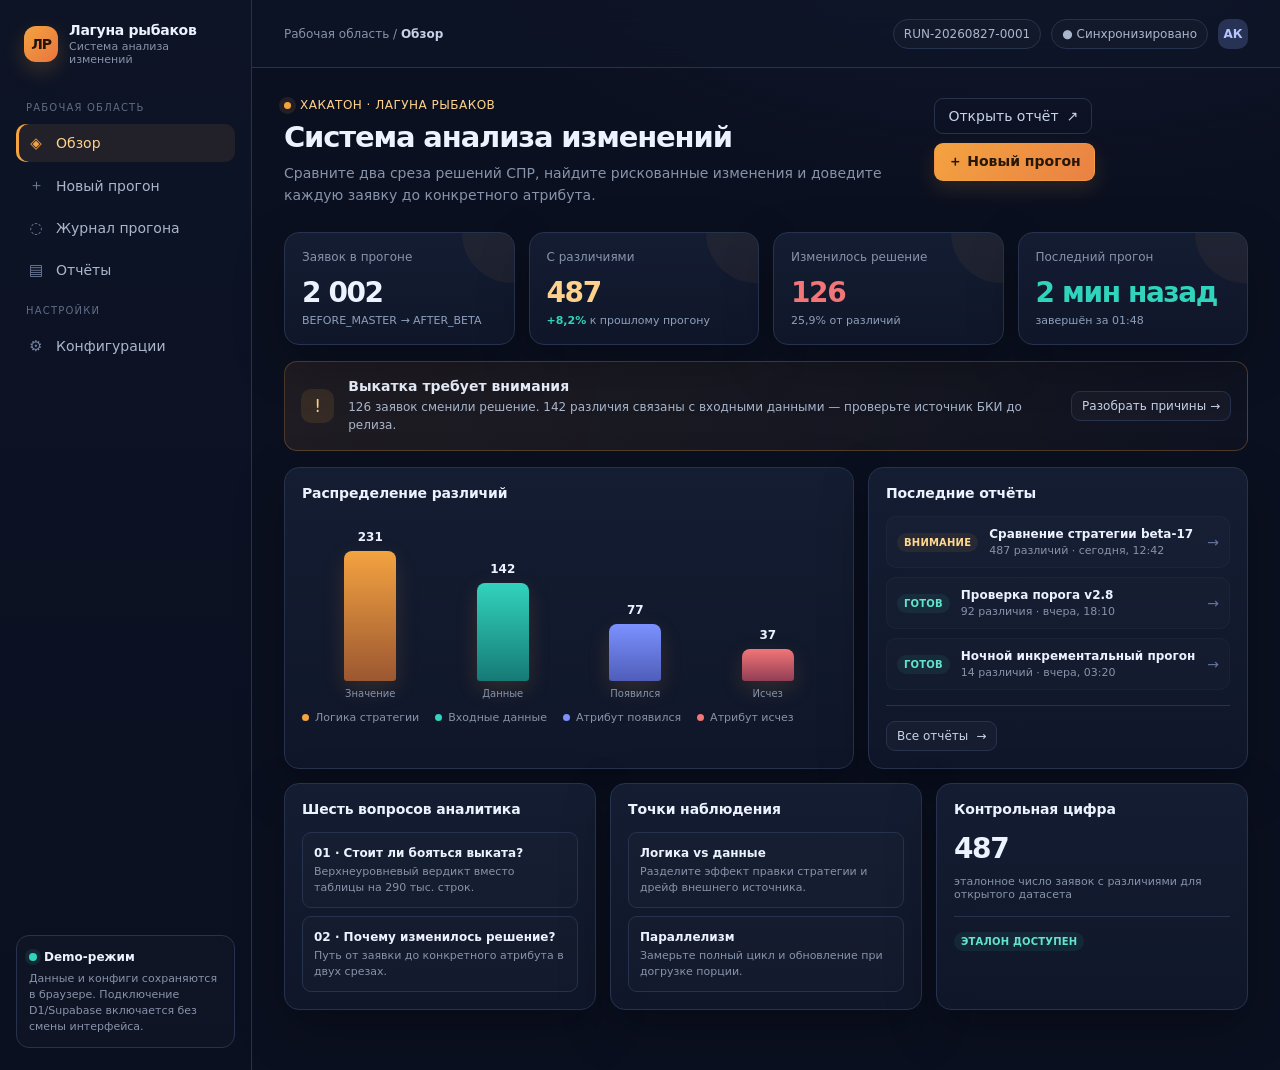
<file: src/templates/index.html>
<!doctype html>
<html lang="ru">
<head>
  <meta charset="UTF-8" />
  <meta name="viewport" content="width=device-width, initial-scale=1.0" />
  <title>Лагуна рыбаков · Система анализа изменений</title>
  <meta name="description" content="Кабинет аналитика для сравнения решений СПР, настройки прогонов и отчётов." />
  <style>
    :root{--bg:#0b1020;--panel:#11182b;--panel-2:#151e34;--line:#27334e;--muted:#8793aa;--text:#edf2ff;--amber:#f4a340;--amber-2:#ffd28b;--teal:#32d3bc;--red:#f27577;--blue:#7c91ff;--shadow:0 18px 50px rgba(0,0,0,.28)}
    *{box-sizing:border-box}html,body{margin:0;min-height:100%;background:radial-gradient(1000px 500px at 80% -10%,#28345b44,transparent 60%),var(--bg);color:var(--text);font-family:Inter,ui-sans-serif,system-ui,-apple-system,BlinkMacSystemFont,"Segoe UI",sans-serif}body{font-size:14px}button,input,select,textarea{font:inherit;color:inherit}button{cursor:pointer}a{color:inherit;text-decoration:none}
    .shell{display:flex;min-height:100vh}.sidebar{width:252px;flex:0 0 252px;border-right:1px solid var(--line);background:linear-gradient(180deg,#0d1426 0%,#0b1020 100%);padding:22px 16px;display:flex;flex-direction:column;gap:24px}.brand{display:flex;align-items:center;gap:11px;padding:0 8px}.brand-mark{width:36px;height:36px;border-radius:12px;background:linear-gradient(135deg,var(--amber),#e8753f);color:#221507;font-weight:900;display:grid;place-items:center;letter-spacing:-.08em;box-shadow:0 8px 22px #f4a34033}.brand-name{font-weight:800;letter-spacing:-.02em}.brand-sub{display:block;color:var(--muted);font-size:11px;margin-top:2px}.nav{display:flex;flex-direction:column;gap:4px}.nav-label{color:#5f6c85;text-transform:uppercase;letter-spacing:.12em;font-size:10px;padding:12px 10px 7px}.nav-item{display:flex;align-items:center;gap:11px;padding:10px 11px;border-radius:10px;color:#aab6cc;transition:.2s}.nav-item:hover{background:#ffffff08;color:var(--text)}.nav-item.active{background:#f4a34018;color:var(--amber-2);box-shadow:inset 3px 0 var(--amber)}.nav-icon{width:18px;text-align:center;color:#71809d;font-size:15px}.nav-item.active .nav-icon{color:var(--amber)}.sidebar-foot{margin-top:auto;border:1px solid var(--line);border-radius:13px;background:#ffffff04;padding:12px}.mode-dot{width:8px;height:8px;border-radius:50%;display:inline-block;background:var(--teal);box-shadow:0 0 0 4px #32d3bc1a;margin-right:7px}.sidebar-foot strong{font-size:12px}.sidebar-foot p{color:var(--muted);font-size:11px;line-height:1.45;margin:7px 0 0}
    .content{min-width:0;flex:1}.topbar{height:68px;border-bottom:1px solid var(--line);display:flex;align-items:center;justify-content:space-between;padding:0 32px;background:#0e1528aa;backdrop-filter:blur(14px);position:sticky;top:0;z-index:5}.crumb{color:var(--muted);font-size:12px}.crumb b{color:#c7d2e9;font-weight:600}.top-actions{display:flex;align-items:center;gap:10px}.pill{border:1px solid var(--line);background:#ffffff05;border-radius:999px;padding:7px 10px;color:#aab6cc;font-size:12px}.avatar{width:30px;height:30px;border-radius:10px;background:#273254;color:#b7c5ff;display:grid;place-items:center;font-weight:800;font-size:12px}
    .workspace{max-width:1480px;margin:0 auto;padding:30px 32px 60px}.page-head{display:flex;align-items:flex-start;justify-content:space-between;gap:18px;margin-bottom:26px}.eyebrow{display:flex;align-items:center;gap:9px;color:var(--amber-2);font-size:12px;letter-spacing:.04em;margin-bottom:10px}.eyebrow i{width:7px;height:7px;border-radius:99px;background:var(--amber);display:inline-block;box-shadow:0 0 0 5px #f4a3401a}.page-head h1{font-size:29px;letter-spacing:-.04em;line-height:1.1;margin:0}.page-head p{margin:9px 0 0;color:var(--muted);max-width:660px;line-height:1.55}.actions{display:flex;gap:9px;flex-wrap:wrap}.btn{border:1px solid var(--line);background:#ffffff07;border-radius:9px;padding:9px 13px;color:#c8d3e8;display:inline-flex;align-items:center;gap:8px;transition:.2s}.btn:hover{border-color:#64749d;background:#ffffff0d;transform:translateY(-1px)}.btn.primary{border-color:#f4a34080;background:linear-gradient(135deg,#f4a340,#e98144);color:#261706;font-weight:800;box-shadow:0 8px 20px #f4a34022}.btn.ghost{background:transparent}.btn.small{padding:7px 10px;font-size:12px}.btn.danger{color:#ff9c9f;border-color:#f2757738}.btn:disabled{opacity:.45;cursor:default;transform:none}
    .grid{display:grid;gap:14px}.kpi-grid{grid-template-columns:repeat(4,minmax(0,1fr));margin-bottom:16px}.card{background:linear-gradient(180deg,#151e34e8,#10172ae8);border:1px solid var(--line);border-radius:15px;box-shadow:var(--shadow);padding:17px}.kpi{position:relative;overflow:hidden}.kpi:after{content:"";position:absolute;width:100px;height:100px;border-radius:50%;right:-48px;top:-50px;background:#f4a3400d}.kpi-label{color:var(--muted);font-size:12px;display:flex;align-items:center;gap:7px}.kpi-value{font-size:28px;font-weight:800;letter-spacing:-.05em;margin:12px 0 5px}.kpi-foot{color:#8fa0bd;font-size:11px}.trend{color:var(--teal);font-weight:700}.dot{display:inline-block;width:6px;height:6px;border-radius:50%;background:currentColor;margin-right:5px}.two-col{grid-template-columns:1.35fr .9fr}.three-col{grid-template-columns:repeat(3,1fr)}.section-title{font-size:14px;font-weight:750;letter-spacing:-.01em}.section-head{display:flex;align-items:center;justify-content:space-between;margin-bottom:15px}.muted{color:var(--muted)}.tiny{font-size:11px}.divider{height:1px;background:var(--line);margin:15px 0}
    .chart{height:190px;display:flex;align-items:flex-end;gap:16px;padding:14px 10px 7px}.bar-wrap{flex:1;display:flex;flex-direction:column;align-items:center;gap:7px;height:100%;justify-content:flex-end}.bar{width:100%;max-width:52px;border-radius:8px 8px 3px 3px;background:linear-gradient(180deg,var(--amber),#9b5731);min-height:8px;box-shadow:0 8px 22px #f4a34026}.bar.teal{background:linear-gradient(180deg,var(--teal),#167a76)}.bar.blue{background:linear-gradient(180deg,var(--blue),#4f5eb9)}.bar.red{background:linear-gradient(180deg,var(--red),#913e55)}.bar-value{font-size:12px;font-weight:800}.bar-label{font-size:10px;color:var(--muted);text-align:center;white-space:nowrap}.legend{display:flex;gap:16px;flex-wrap:wrap;color:var(--muted);font-size:11px;margin-top:5px}.legend span{display:flex;align-items:center;gap:6px}.legend i{width:7px;height:7px;border-radius:50%;display:inline-block}.activity{display:flex;flex-direction:column;gap:9px}.activity-item{display:flex;align-items:center;gap:11px;padding:10px;border-radius:10px;background:#ffffff04;border:1px solid #ffffff07}.status{font-size:10px;padding:4px 7px;border-radius:99px;font-weight:750;letter-spacing:.02em;white-space:nowrap}.status.done{color:#63e3cb;background:#32d3bc14}.status.running{color:var(--amber-2);background:#f4a34016}.status.warn{color:#ffd78e;background:#f4a34014}.status.fail{color:#ff9b9e;background:#f2757715}.activity-main{min-width:0;flex:1}.activity-main strong{font-size:12px;display:block;white-space:nowrap;overflow:hidden;text-overflow:ellipsis}.activity-main span{display:block;color:var(--muted);font-size:11px;margin-top:3px}.arrow{color:#64749d}
    .callout{border:1px solid #f4a34044;background:linear-gradient(100deg,#f4a34016,#f4a34005);padding:16px;border-radius:13px;display:flex;align-items:center;gap:14px}.callout-icon{width:34px;height:34px;border-radius:10px;background:#f4a3401c;color:var(--amber-2);display:grid;place-items:center;font-size:17px}.callout strong{display:block}.callout span{display:block;color:#a9b6cc;font-size:12px;margin-top:4px;line-height:1.5}.callout .btn{margin-left:auto;white-space:nowrap}
    .form-grid{display:grid;grid-template-columns:1.1fr .9fr;gap:14px}.form-card{display:flex;flex-direction:column;gap:13px}.field{display:flex;flex-direction:column;gap:6px}.field label{font-size:11px;color:#9da9c0}.input,.select,.textarea{width:100%;border:1px solid var(--line);background:#0b1222;border-radius:8px;padding:10px 11px;outline:none}.input:focus,.select:focus,.textarea:focus{border-color:#f4a34080;box-shadow:0 0 0 3px #f4a34013}.textarea{min-height:120px;resize:vertical;font-family:ui-monospace,SFMono-Regular,Menlo,monospace;font-size:12px;line-height:1.55}.file-row{display:grid;grid-template-columns:1fr 1fr;gap:10px}.file-box{border:1px dashed #586783;border-radius:10px;padding:13px;background:#ffffff03}.file-box strong{font-size:12px}.file-box small{color:var(--muted);display:block;margin-top:4px}.file-box .file-tag{display:inline-flex;margin-top:10px;padding:5px 7px;border-radius:6px;background:#32d3bc12;color:#75e7d1;font-size:10px}.segmented{display:flex;gap:5px;background:#0b1222;border:1px solid var(--line);padding:4px;border-radius:9px}.segmented button{flex:1;border:0;border-radius:6px;padding:8px 9px;background:transparent;color:var(--muted);font-size:12px}.segmented button.active{background:#f4a3401b;color:var(--amber-2)}.checks{display:grid;grid-template-columns:1fr 1fr;gap:8px}.check{display:flex;align-items:center;gap:8px;border:1px solid var(--line);background:#ffffff03;border-radius:8px;padding:9px;font-size:11px;color:#b5c2d9}.check input{accent-color:var(--amber)}.param-grid{display:grid;grid-template-columns:repeat(3,1fr);gap:9px}.form-footer{display:flex;justify-content:space-between;align-items:center;gap:12px;margin-top:2px}.toast{position:fixed;right:24px;bottom:24px;background:#16213a;border:1px solid #526588;border-radius:11px;padding:12px 14px;box-shadow:var(--shadow);z-index:30;display:flex;align-items:center;gap:9px;animation:slide .25s ease}.toast b{font-size:12px}.toast span{color:var(--muted);font-size:11px}@keyframes slide{from{transform:translateY(8px);opacity:0}to{transform:none;opacity:1}}
    .steps{display:flex;gap:7px;margin-bottom:16px;flex-wrap:wrap}.step{border:1px solid var(--line);border-radius:99px;padding:7px 10px;color:var(--muted);font-size:11px;display:flex;align-items:center;gap:6px}.step.active{border-color:#f4a34070;color:var(--amber-2);background:#f4a34012}.step.done{border-color:#32d3bc44;color:#79ead7;background:#32d3bc0d}.step-num{width:17px;height:17px;border-radius:50%;display:grid;place-items:center;background:#25314b;font-size:10px}.step.active .step-num{background:var(--amber);color:#2a1a07}.step.done .step-num{background:var(--teal);color:#06201c}.progress-big{height:12px;border-radius:99px;background:#0a1222;border:1px solid var(--line);overflow:hidden}.progress-big > div{height:100%;background:linear-gradient(90deg,var(--amber),#ffd28b);border-radius:99px;transition:width .3s}.stage-list{display:flex;flex-direction:column;gap:8px}.stage-row{display:flex;align-items:center;gap:10px;border:1px solid var(--line);border-radius:10px;padding:10px 11px;background:#ffffff03}.stage-icon{width:25px;height:25px;border-radius:8px;background:#25314b;display:grid;place-items:center;color:#8494b0;font-size:12px}.stage-row.done .stage-icon{background:#32d3bc16;color:var(--teal)}.stage-row.active .stage-icon{background:#f4a3401b;color:var(--amber)}.stage-text{flex:1}.stage-text strong{font-size:12px}.stage-text span{display:block;color:var(--muted);font-size:10px;margin-top:3px}.stage-time{font-size:10px;color:#72809c}
    .tabs{display:flex;gap:4px;border-bottom:1px solid var(--line);margin-bottom:16px;overflow:auto}.tab{border:0;background:none;color:var(--muted);padding:10px 12px;font-size:12px;border-bottom:2px solid transparent;white-space:nowrap}.tab.active{color:var(--amber-2);border-color:var(--amber)}.table-wrap{overflow:auto;border:1px solid var(--line);border-radius:11px}.table{width:100%;border-collapse:collapse;min-width:620px}.table th,.table td{padding:11px 12px;border-bottom:1px solid #25314a88;text-align:left;font-size:11px}.table th{color:#8290aa;text-transform:uppercase;letter-spacing:.08em;font-size:9px;background:#0d1527}.table tr:last-child td{border-bottom:0}.table tbody tr{cursor:pointer;transition:.15s}.table tbody tr:hover{background:#ffffff06}.tag{padding:4px 7px;border-radius:5px;font-size:10px;display:inline-block}.tag.change{color:#ffc677;background:#f4a34014}.tag.add{color:#6fe3d0;background:#32d3bc12}.tag.remove{color:#ff9d9f;background:#f2757712}.tag.same{color:#aebbd0;background:#8998b012}.report-verdict{border:1px solid #f4a34044;background:linear-gradient(110deg,#f4a3401b,#f4a34006);border-radius:13px;padding:16px;display:flex;gap:12px;align-items:flex-start;margin-bottom:16px}.report-verdict .icon{font-size:20px}.report-verdict h3{margin:0 0 5px;font-size:15px}.report-verdict p{margin:0;color:#aebbd0;line-height:1.5;font-size:12px}.report-kpis{grid-template-columns:repeat(4,1fr);margin-bottom:16px}.mini-kpi{padding:13px}.mini-kpi .kpi-value{font-size:22px;margin:8px 0 2px}.filters{display:flex;gap:8px;flex-wrap:wrap;margin-bottom:12px}.filters .input{max-width:250px}.checks-table .check-row{display:flex;align-items:center;gap:12px;padding:12px 0;border-bottom:1px solid #25314a88}.checks-table .check-row:last-child{border-bottom:0}.check-glyph{width:23px;height:23px;border-radius:50%;display:grid;place-items:center;background:#32d3bc13;color:var(--teal);font-size:12px}.check-glyph.warn{background:#f4a34015;color:var(--amber-2)}.check-glyph.fail{background:#f2757715;color:var(--red)}
    .sidepanel{position:fixed;inset:0;background:#060a14a6;z-index:20;display:flex;justify-content:flex-end}.drawer{width:min(560px,100%);height:100%;background:#11182b;border-left:1px solid var(--line);padding:22px;overflow:auto;box-shadow:-22px 0 60px #0006}.drawer-head{display:flex;justify-content:space-between;align-items:flex-start;margin-bottom:18px}.drawer h2{margin:0;font-size:19px;letter-spacing:-.03em}.close{border:0;background:#ffffff09;border-radius:8px;color:#aebbd0;width:30px;height:30px}.json{font-family:ui-monospace,SFMono-Regular,Menlo,monospace;background:#0b1222;border:1px solid var(--line);border-radius:9px;padding:12px;font-size:11px;line-height:1.6;white-space:pre-wrap;color:#b8c5df}.diff-grid{display:grid;grid-template-columns:1fr 1fr;gap:10px}.diff-col{border:1px solid var(--line);border-radius:9px;overflow:hidden}.diff-col h4{font-size:10px;text-transform:uppercase;letter-spacing:.1em;color:#8090ac;padding:9px 10px;margin:0;background:#0d1527}.diff-lines{padding:10px}.diff-line{display:flex;justify-content:space-between;gap:10px;padding:6px 0;border-bottom:1px solid #25314a55;font-size:11px}.diff-line:last-child{border-bottom:0}.diff-line.changed{color:#ffc477;background:#f4a3400c;margin:0 -4px;padding-left:4px;padding-right:4px;border-radius:5px}
    .docs-grid{display:grid;grid-template-columns:1.25fr .75fr;gap:14px}.code{background:#0a1121;border:1px solid var(--line);border-radius:10px;padding:14px;font-family:ui-monospace,SFMono-Regular,Menlo,monospace;font-size:11px;line-height:1.65;color:#bdd0f4;overflow:auto}.code .comment{color:#637696}.doc-list{display:flex;flex-direction:column;gap:8px}.doc-item{border:1px solid var(--line);border-radius:9px;padding:11px;background:#ffffff03}.doc-item strong{font-size:12px}.doc-item p{margin:4px 0 0;color:var(--muted);font-size:11px;line-height:1.45}.repo-score{display:flex;align-items:center;gap:16px}.score-ring{width:88px;height:88px;border-radius:50%;display:grid;place-items:center;background:conic-gradient(var(--teal) 0 86%,#25314b 86% 100%);position:relative}.score-ring:after{content:"";position:absolute;inset:8px;border-radius:50%;background:var(--panel)}.score-ring span{position:relative;z-index:1;font-weight:800;font-size:19px}.file-list{display:flex;flex-direction:column;gap:7px}.file{display:flex;justify-content:space-between;align-items:center;border:1px solid var(--line);border-radius:8px;padding:9px 10px}.file code{font-family:ui-monospace,monospace;font-size:11px;color:#b9c7e1}.file-state{color:var(--teal);font-size:10px}.todo{display:flex;gap:10px;align-items:flex-start;padding:10px 0;border-bottom:1px solid #25314a88}.todo:last-child{border-bottom:0}.todo i{width:7px;height:7px;border-radius:50%;background:var(--amber);margin-top:5px;flex:none}.todo p{margin:0;color:#b7c3d9;font-size:11px;line-height:1.5}.empty{border:1px dashed #435272;border-radius:10px;padding:24px;text-align:center;color:var(--muted)}
    @media (max-width:1050px){.sidebar{width:210px;flex-basis:210px}.kpi-grid,.report-kpis{grid-template-columns:repeat(2,1fr)}.two-col,.form-grid,.docs-grid{grid-template-columns:1fr}.workspace{padding:24px}.topbar{padding:0 24px}}
    @media (max-width:700px){.sidebar{display:none}.topbar{padding:0 16px}.workspace{padding:20px 16px 40px}.page-head{flex-direction:column}.page-head h1{font-size:25px}.kpi-grid,.report-kpis,.three-col{grid-template-columns:1fr 1fr}.file-row,.param-grid,.checks,.diff-grid{grid-template-columns:1fr}.actions{width:100%}.actions .btn{flex:1;justify-content:center}.callout{align-items:flex-start}.callout .btn{margin-left:0}.callout{flex-wrap:wrap}}
  </style>
</head>
<body>
<div class="shell">
  <aside class="sidebar">
    <div class="brand"><div class="brand-mark">ЛР</div><div><div class="brand-name">Лагуна рыбаков</div><span class="brand-sub">Система анализа изменений</span></div></div>
    <nav class="nav">
      <div class="nav-label">Рабочая область</div>
      <a class="nav-item active" href="#overview" data-view="overview"><span class="nav-icon">◈</span>Обзор</a>
      <a class="nav-item" href="#new-run" data-view="new-run"><span class="nav-icon">＋</span>Новый прогон</a>
      <a class="nav-item" href="#progress" data-view="progress"><span class="nav-icon">◌</span>Журнал прогона</a>
      <a class="nav-item" href="#reports" data-view="reports"><span class="nav-icon">▤</span>Отчёты</a>
      <div class="nav-label">Настройки</div>
      <a class="nav-item" href="#configs" data-view="configs"><span class="nav-icon">⚙</span>Конфигурации</a>
    </nav>
    <div class="sidebar-foot"><div><span class="mode-dot"></span><strong>Demo-режим</strong></div><p>Данные и конфиги сохраняются в браузере. Подключение D1/Supabase включается без смены интерфейса.</p></div>
  </aside>
  <section class="content">
    <header class="topbar"><div class="crumb" id="crumb">Рабочая область / <b>Обзор</b></div><div class="top-actions"><span class="pill">RUN-20260827-0001</span><span class="pill">● Синхронизировано</span><div class="avatar">АК</div></div></header>
    <main class="workspace" id="workspace"></main>
  </section>
</div>
<div id="overlay"></div>
<script>
const initialStats={total:2002,diff:487,decision:126,logic:342,updated:'2 мин назад'};
const changeRows=[
  {attribute:'decision.result',type:'Значение изменилось',count:126,share:'25,9%',tag:'change',detail:'Смена решения по заявке',product:'Микрозайм'},
  {attribute:'offers[0].limit',type:'Значение изменилось',count:98,share:'20,1%',tag:'change',detail:'Изменился лимит оффера',product:'Микрозайм'},
  {attribute:'risk.score',type:'Значение изменилось',count:77,share:'15,8%',tag:'change',detail:'Сдвиг скорингового балла',product:'Кредитная карта'},
  {attribute:'external.bki.score',type:'Значение изменилось',count:61,share:'12,5%',tag:'change',detail:'Обновилось значение БКИ',product:'Микрозайм'},
  {attribute:'decision.reason',type:'Атрибут появился',count:53,share:'10,9%',tag:'add',detail:'Добавилась причина отказа',product:'Кредитная карта'},
  {attribute:'strategy.threshold',type:'Атрибут исчез',count:37,share:'7,6%',tag:'remove',detail:'Порог больше не возвращается',product:'Рассрочка'},
  {attribute:'partner.code',type:'Без изменений',count:35,share:'7,2%',tag:'same',detail:'Совпадает в двух срезах',product:'Рассрочка'}
];
const applications=[
 {id:'APP-84921',product:'Микрозайм',type:'Значение изменилось',reason:'Изменился порог модели',path:'decision.result',before:'approved',after:'manual_review',scoreBefore:'0.63',scoreAfter:'0.58'},
 {id:'APP-84872',product:'Кредитная карта',type:'Значение изменилось',reason:'Входные данные БКИ',path:'external.bki.score',before:'742',after:'688',scoreBefore:'0.71',scoreAfter:'0.66'},
 {id:'APP-84791',product:'Рассрочка',type:'Атрибут появился',reason:'Новая ветка стратегии',path:'decision.reason',before:'—',after:'low_income',scoreBefore:'0.49',scoreAfter:'0.49'},
 {id:'APP-84714',product:'Микрозайм',type:'Атрибут исчез',reason:'Удалено правило 21+',path:'strategy.threshold',before:'0.55',after:'—',scoreBefore:'0.59',scoreAfter:'0.59'},
 {id:'APP-84688',product:'Микрозайм',type:'Значение изменилось',reason:'Изменился лимит партнёра',path:'offers[0].limit',before:'100000',after:'75000',scoreBefore:'0.69',scoreAfter:'0.69'},
 {id:'APP-84632',product:'Рассрочка',type:'Значение изменилось',reason:'Внешний источник',path:'external.bki.score',before:'655',after:'641',scoreBefore:'0.54',scoreAfter:'0.53'}
];
const checks=[
 {name:'schema_integrity',label:'Целостность схемы ответа',status:'PASS',tone:'done',info:'131–178 атрибутов, обязательные поля на месте',count:'0 ошибок'},
 {name:'decision_shift',label:'Сдвиг решений',status:'WARN',tone:'warn',info:'126 заявок сменили решение после изменения',count:'126 заявок'},
 {name:'missing_attributes',label:'Пропавшие атрибуты',status:'PASS',tone:'done',info:'Сверка путей до уровня leaf',count:'37 атрибутов'},
 {name:'input_data_drift',label:'Дрейф входных данных',status:'WARN',tone:'warn',info:'Часть различий объясняется внешним источником',count:'142 заявки'},
 {name:'duplicate_application',label:'Дубликаты заявок',status:'PASS',tone:'done',info:'Идентификаторы уникальны в обоих срезах',count:'0 дубликатов'}
];
const stages=['Загрузка данных','Нормализация BEFORE','Нормализация AFTER','Сравнение','Проверки','Сборка отчёта'];
const sampleCode=`def normalize(response: dict) -> list[dict]:\n    """Приводим ответ СПР к плоским фактам."""\n    facts = []\n    for block in response.get("steps", []):\n        for key, value in block.get("attributes", {}).items():\n            facts.append({\n                "path": f"{block['name']}.{key}",\n                "value": value,\n            })\n    return facts`;
let state={view:location.hash.slice(1)||'overview',reportTab:'summary',progress:0,stage:-1,running:false,drawer:null,configs:JSON.parse(localStorage.getItem('laguna-configs')||'[]')};
if(!['overview','new-run','progress','reports','configs','report'].includes(state.view)) state.view='overview';
function esc(v){return String(v).replace(/[&<>"']/g,c=>({'&':'&amp;','<':'&lt;','>':'&gt;','"':'&quot;',"'":'&#039;'}[c]))}
function fmt(n){return new Intl.NumberFormat('ru-RU').format(n)}
function toast(title,sub=''){const el=document.createElement('div');el.className='toast';el.innerHTML=`<span style="color:var(--teal)">✓</span><div><b>${esc(title)}</b>${sub?`<span>${esc(sub)}</span>`:''}</div>`;document.body.appendChild(el);setTimeout(()=>el.remove(),3200)}
function setView(view){state.view=view;location.hash=view;state.drawer=null;render();window.scrollTo({top:0,behavior:'smooth'})}
function nav(){document.querySelectorAll('.nav-item').forEach(a=>a.classList.toggle('active',a.dataset.view===state.view))}
function header(title,desc,actions=''){return `<div class="page-head"><div><div class="eyebrow"><i></i>ХАКАТОН · ЛАГУНА РЫБАКОВ</div><h1>${title}</h1>${desc?`<p>${desc}</p>`:''}</div><div class="actions">${actions}</div></div>`}
function card(title,body,cls=''){return `<section class="card ${cls}"><div class="section-head"><div class="section-title">${title}</div></div>${body}</section>`}
function kpi(label,value,foot,accent=''){return `<div class="card kpi"><div class="kpi-label">${label}</div><div class="kpi-value" ${accent?`style="color:${accent}"`:''}>${value}</div><div class="kpi-foot">${foot}</div></div>`}
function overview(){return header('Система анализа изменений','Сравните два среза решений СПР, найдите рискованные изменения и доведите каждую заявку до конкретного атрибута.',`<button class="btn ghost" onclick="setView('reports')">Открыть отчёт <span>↗</span></button><button class="btn primary" onclick="setView('new-run')">＋ Новый прогон</button>`)+`<div class="grid kpi-grid">${kpi('Заявок в прогоне',fmt(initialStats.total),'BEFORE_MASTER → AFTER_BETA')}${kpi('С различиями',fmt(initialStats.diff),'<span class="trend">+8,2%</span> к прошлому прогону', 'var(--amber-2)')}${kpi('Изменилось решение',fmt(initialStats.decision),'25,9% от различий','var(--red)')}${kpi('Последний прогон',initialStats.updated,'завершён за 01:48','var(--teal)')}</div><div class="callout"><div class="callout-icon">!</div><div><strong>Выкатка требует внимания</strong><span>126 заявок сменили решение. 142 различия связаны с входными данными — проверьте источник БКИ до релиза.</span></div><button class="btn small" onclick="setView('report')">Разобрать причины →</button></div><div class="grid two-col" style="margin-top:16px">${card('Распределение различий',`<div class="chart"><div class="bar-wrap"><div class="bar-value">231</div><div class="bar" style="height:92%"></div><div class="bar-label">Значение</div></div><div class="bar-wrap"><div class="bar-value">142</div><div class="bar teal" style="height:58%"></div><div class="bar-label">Данные</div></div><div class="bar-wrap"><div class="bar-value">77</div><div class="bar blue" style="height:34%"></div><div class="bar-label">Появился</div></div><div class="bar-wrap"><div class="bar-value">37</div><div class="bar red" style="height:19%"></div><div class="bar-label">Исчез</div></div></div><div class="legend"><span><i style="background:var(--amber)"></i>Логика стратегии</span><span><i style="background:var(--teal)"></i>Входные данные</span><span><i style="background:var(--blue)"></i>Атрибут появился</span><span><i style="background:var(--red)"></i>Атрибут исчез</span></div>`,'')}${card('Последние отчёты',`<div class="activity"><div class="activity-item"><span class="status warn">ВНИМАНИЕ</span><div class="activity-main"><strong>Сравнение стратегии beta-17</strong><span>487 различий · сегодня, 12:42</span></div><span class="arrow" onclick="setView('report')">→</span></div><div class="activity-item"><span class="status done">ГОТОВ</span><div class="activity-main"><strong>Проверка порога v2.8</strong><span>92 различия · вчера, 18:10</span></div><span class="arrow">→</span></div><div class="activity-item"><span class="status done">ГОТОВ</span><div class="activity-main"><strong>Ночной инкрементальный прогон</strong><span>14 различий · вчера, 03:20</span></div><span class="arrow">→</span></div></div><div class="divider"></div><button class="btn small" onclick="setView('reports')">Все отчёты <span>→</span></button>`,'')}</div><div class="grid three-col" style="margin-top:14px">${card('Шесть вопросов аналитика','<div class="doc-list"><div class="doc-item"><strong>01 · Стоит ли бояться выката?</strong><p>Верхнеуровневый вердикт вместо таблицы на 290 тыс. строк.</p></div><div class="doc-item"><strong>02 · Почему изменилось решение?</strong><p>Путь от заявки до конкретного атрибута в двух срезах.</p></div></div>')}${card('Точки наблюдения','<div class="doc-list"><div class="doc-item"><strong>Логика vs данные</strong><p>Разделите эффект правки стратегии и дрейф внешнего источника.</p></div><div class="doc-item"><strong>Параллелизм</strong><p>Замерьте полный цикл и обновление при догрузке порции.</p></div></div>')}${card('Контрольная цифра','<div style="font-size:28px;font-weight:800;letter-spacing:-.05em;margin:10px 0">487</div><div class="muted tiny">эталонное число заявок с различиями для открытого датасета</div><div class="divider"></div><span class="status done">ЭТАЛОН ДОСТУПЕН</span>')}`}
function newRun(){return header('Новый прогон','Создайте конфигурацию под свои данные. Сохранение работает в demo-режиме и готово к подключению серверного хранилища.',`<button class="btn ghost" onclick="setView('configs')">Сохранённые конфиги</button>`)+`<div class="steps"><div class="step active"><span class="step-num">1</span>Данные</div><div class="step"><span class="step-num">2</span>Процедуры</div><div class="step"><span class="step-num">3</span>Проверки</div><div class="step"><span class="step-num">4</span>Параметры</div></div><div class="grid form-grid"><div class="card form-card">${card('1 · Название и источник',`<div class="field"><label>Название конфигурации</label><input class="input" id="config-name" value="Сравнение beta-17 · demo" /></div><div class="field"><label>Описание</label><input class="input" id="config-desc" value="Проверка перед выкладкой стратегии beta-17 на открытом датасете" /></div><div class="file-row"><div class="file-box"><strong>BEFORE_MASTER</strong><small>Срез до изменения</small><span class="file-tag">✓ 2002 JSON · 9,8 МБ</span></div><div class="file-box"><strong>AFTER_BETA</strong><small>Срез после изменения</small><span class="file-tag">✓ 2002 JSON · 10,4 МБ</span></div></div><div class="field"><label>Дополнительные файлы</label><div class="file-box" style="text-align:center;padding:18px;color:var(--muted)">Перетащите manifest.json или выберите файл<br><button class="btn small" style="margin-top:8px" onclick="toast('Файл добавлен','Демо-загрузка активна')">Выбрать файл</button></div></div>`,'')}${card('2 · Процедура нормализации',`<div class="segmented" id="normalize-source"><button class="active" data-mode="workspace">Интерактивная рабочая область</button><button data-mode="file">Файл .py из хранилища</button></div><textarea class="textarea" id="normalize-code">${sampleCode}</textarea><div class="muted tiny">Контракт: функция принимает dict ответа и возвращает список плоских фактов с path/value.</div>`,'')}${card('3 · Процедура сравнения',`<div class="segmented"><button class="active">Рабочая область</button><button>compare.py</button></div><textarea class="textarea" style="min-height:96px">def compare(before, after):
    return {"path": before["path"], "kind": "changed" if before["value"] != after["value"] else "same"}</textarea>`,'')}</div><div class="card form-card">${card('4 · Автопроверки',`<div class="muted tiny">Выберите проверки, которые попадут в итоговый отчёт.</div><div class="checks">${checks.map((c,i)=>`<label class="check"><input type="checkbox" ${i<4?'checked':''}/> <span>${c.name}</span></label>`).join('')}</div>`,'')}${card('5 · Параметры исполнения',`<div class="param-grid"><div class="field"><label>Размер батча</label><select class="select"><option>256</option><option>512</option><option>1024</option></select></div><div class="field"><label>Параллелизм</label><select class="select"><option>4 воркера</option><option>8 воркеров</option><option>16 воркеров</option></select></div><div class="field"><label>Обновление</label><select class="select"><option>Инкрементально</option><option>Полный прогон</option></select></div></div><div class="callout" style="margin-top:2px"><div class="callout-icon">↻</div><div><strong>Долгий этап не блокирует UI</strong><span>Прогресс и журнал будут доступны сразу после запуска.</span></div></div>`,'')}${card('Проверка перед запуском',`<div class="doc-list"><div class="doc-item"><strong>Входные данные</strong><p>2 002 заявки в каждом срезе · ключ APP_ID</p></div><div class="doc-item"><strong>Контракт</strong><p>normalize() → facts[] · compare() → diff[]</p></div></div>`,'')}<div class="form-footer"><button class="btn" onclick="saveConfig()">Сохранить конфигурацию</button><button class="btn primary" onclick="startRun()">▶ Запустить прогон</button></div></div></div>`}
function progressView(){const p=state.progress;const done=p>=100;return header(done?'Прогон завершён':'Журнал прогона',done?'Отчёт собран, проверки выполнены, можно переходить к разбору причин.':'Этапы выполняются последовательно. Можно закрыть вкладку и вернуться к тому же состоянию.',done?`<button class="btn primary" onclick="setView('report')">Открыть отчёт →</button>`:`<button class="btn ghost" onclick="setView('overview')">Свернуть журнал</button>`)+`<div class="card" style="margin-bottom:14px"><div class="section-head"><div><div class="section-title">Сравнение beta-17 · demo</div><div class="muted tiny" style="margin-top:4px">RUN-20260827-0001 · ${done?'завершён только что':'выполняется'}</div></div><span class="status ${done?'done':'running'}">${done?'ГОТОВО':'ВЫПОЛНЯЕТСЯ'}</span></div><div class="progress-big"><div style="width:${p}%"></div></div><div style="display:flex;justify-content:space-between;margin-top:8px"><span class="muted tiny">${done?'100% · 01:48':'Шаг '+Math.max(1,state.stage+1)+' из 6 · '+p+'%'}</span><span class="muted tiny">${done?'2002 заявки обработано':'elapsed 00:'+(String(Math.min(59,Math.floor(p/2))).padStart(2,'0'))}</span></div></div><div class="grid two-col"><div class="card">${card('Журнал этапов',`<div class="stage-list">${stages.map((s,i)=>`<div class="stage-row ${i<state.stage||done?'done':''} ${i===state.stage&&!done?'active':''}"><div class="stage-icon">${i<state.stage||done?'✓':i===state.stage?'◌':'·'}</div><div class="stage-text"><strong>${s}</strong><span>${i<state.stage||done?'Готово':i===state.stage?'Выполняется сейчас':'Ожидает запуска'} · <a href="#" onclick="toast('Код этапа открыт','Версия в рабочей области')">Открыть код этапа</a></span></div><div class="stage-time">${i<state.stage||done?['00:04','00:18','00:17','00:31','00:21','00:17'][i]:'—'}</div></div>`).join('')}</div>`,'')}${card('Что происходит',`<div class="doc-list"><div class="doc-item"><strong>Источник различий</strong><p>В отчёте будет отдельная секция «Логика vs данные», чтобы не путать изменение стратегии с дрейфом БКИ.</p></div><div class="doc-item"><strong>Промежуточный результат</strong><p>После этапа сравнения можно открыть первые counts и проверить направление изменений.</p></div></div>`,'')}</div>`}
function report(){let filtered=changeRows;return header('Отчёт · Сравнение beta-17','Сводный результат полного прогона. Кликните по строке, чтобы пройти от агрегата до заявки и атрибута.',`<button class="btn ghost" onclick="downloadReport()">⇩ Скачать HTML</button><button class="btn primary" onclick="copyLink()">⧉ Скопировать ссылку</button>`)+`<div class="report-verdict"><div class="icon">⚠</div><div><h3>Выкатка требует внимания</h3><p>126 заявок сменили решение. В 142 случаях причина лежит во входных данных, остальные 345 различий требуют проверки логики стратегии перед релизом.</p></div></div><div class="grid report-kpis">${kpi('Заявок',fmt(2002),'оба среза')}${kpi('Различий',fmt(487),'24,3% заявок','var(--amber-2)')}${kpi('Смена решения',fmt(126),'6,3% заявок','var(--red)')}${kpi('Логика / данные','345 / 142','разделение причин','var(--teal)')}</div><div class="card"><div class="tabs">${[['summary','Сводка'],['pivot','Сводная таблица'],['apps','Заявки'],['checks','Проверки']].map(([id,label])=>`<button class="tab ${state.reportTab===id?'active':''}" onclick="state.reportTab='${id}';render()">${label}</button>`).join('')}</div>${state.reportTab==='summary'?reportSummary():state.reportTab==='pivot'?pivotTable():state.reportTab==='apps'?appsTable():checksTable()}</div>`}
function reportSummary(){return `<div class="grid two-col"><div><div class="section-title" style="margin-bottom:10px">Что изменилось</div><div class="doc-list"><div class="doc-item"><strong>231 различие в логике стратегии</strong><p>Основной кластер — decision.result и offers[0].limit. Проверьте порог и новое правило партнёра.</p></div><div class="doc-item"><strong>142 различия во входных данных</strong><p>Дрейф external.bki.score затрагивает 142 заявки. Это внешний источник, а не правка стратегии.</p></div><div class="doc-item"><strong>77 новых атрибутов</strong><p>В AFTER_BETA добавилась ветка decision.reason. Контракт допускает расширение схемы.</p></div></div></div><div><div class="section-title" style="margin-bottom:10px">Сигналы проверок</div><div class="checks-table">${checks.slice(0,4).map(c=>`<div class="check-row"><div class="check-glyph ${c.tone==='warn'?'warn':''}">${c.status==='PASS'?'✓':'!'}</div><div style="flex:1"><strong style="font-size:12px">${c.label}</strong><div class="muted tiny" style="margin-top:3px">${c.info}</div></div><span class="status ${c.tone}">${c.status}</span></div>`).join('')}</div></div></div><div class="divider"></div><div class="section-head"><div class="section-title">Рекомендация перед релизом</div><span class="status warn">3 действия</span></div><div class="grid three-col"><div class="doc-item"><strong>01 · Проверить порог 0.55</strong><p>Сравните решения в диапазоне 0.50–0.60 и подтвердите новую ветку.</p></div><div class="doc-item"><strong>02 · Зафиксировать БКИ</strong><p>Сохраните входной срез, чтобы отделить дрейф источника от логики.</p></div><div class="doc-item"><strong>03 · Перезапустить checks</strong><p>После правки стратегии прогоните decision_shift и schema_integrity.</p></div></div>`}
function pivotTable(){return `<div class="filters"><input class="input" placeholder="Фильтр по атрибуту" oninput="filterPivot(this.value)"/><select class="select" style="max-width:190px"><option>Все типы изменений</option><option>Значение изменилось</option><option>Атрибут появился</option><option>Атрибут исчез</option></select><span class="pill">290 412 facts</span></div><div class="table-wrap"><table class="table" id="pivot-table"><thead><tr><th>Атрибут</th><th>Тип изменения</th><th>Заявок</th><th>Доля</th><th>Источник</th></tr></thead><tbody>${changeRows.map(r=>`<tr onclick="openDrawer('pivot','${r.attribute}')"><td><code>${r.attribute}</code></td><td><span class="tag ${r.tag}">${r.type}</span></td><td><strong>${r.count}</strong></td><td class="muted">${r.share}</td><td class="muted">${r.tag==='change'?'Логика стратегии':r.tag==='same'?'—':'Входные данные'}</td></tr>`).join('')}</tbody></table></div><div class="muted tiny" style="margin-top:10px">Нажмите на показатель, чтобы увидеть заявки, которые сформировали это число.</div>`}
function appsTable(){return `<div class="filters"><input class="input" placeholder="Поиск по APP_ID или причине" oninput="filterApps(this.value)"/><select class="select" style="max-width:180px"><option>Все продукты</option><option>Микрозайм</option><option>Кредитная карта</option><option>Рассрочка</option></select><span class="pill">487 заявок с различиями</span></div><div class="table-wrap"><table class="table" id="apps-table"><thead><tr><th>APP_ID</th><th>Продукт</th><th>Изменение</th><th>Причина</th><th>Путь</th></tr></thead><tbody>${applications.map(a=>`<tr onclick="openDrawer('app','${a.id}')"><td><strong>${a.id}</strong></td><td>${a.product}</td><td><span class="tag ${a.type.includes('появился')?'add':a.type.includes('исчез')?'remove':'change'}">${a.type}</span></td><td class="muted">${a.reason}</td><td><code>${a.path}</code></td></tr>`).join('')}</tbody></table></div>`}
function checksTable(){return `<div class="section-head"><div><div class="section-title">Автоматические проверки</div><div class="muted tiny" style="margin-top:4px">Результаты собраны в единый отчёт и доступны для перехода к заявкам.</div></div><button class="btn small" onclick="toast('Проверка добавлена','Новая проверка сохранена в конфигурации')">＋ Новая проверка</button></div><div class="checks-table">${checks.map(c=>`<div class="check-row"><div class="check-glyph ${c.tone==='warn'?'warn':c.tone==='fail'?'fail':''}">${c.status==='PASS'?'✓':c.status==='WARN'?'!':'×'}</div><div style="flex:1"><strong style="font-size:12px">${c.name}</strong><div class="muted tiny" style="margin-top:3px">${c.info}</div></div><span class="muted tiny">${c.count}</span><span class="status ${c.tone}">${c.status}</span><button class="btn small" onclick="openDrawer('check','${c.name}')">Заявки →</button></div>`).join('')}</div>`}
function reports(){return header('Отчёты','Сохранённые результаты прогонов. Откройте отчёт, скачайте автономный HTML или поделитесь ссылкой с командой.',`<button class="btn primary" onclick="setView('new-run')">＋ Новый прогон</button>`)+`<div class="grid two-col"><div class="card"><div class="section-head"><div class="section-title">Последние отчёты</div><span class="pill">3 сохранено</span></div><div class="activity"><div class="activity-item"><span class="status warn">ВНИМАНИЕ</span><div class="activity-main"><strong>Сравнение beta-17 · demo</strong><span>487 различий · сегодня, 12:42 · 01:48</span></div><button class="btn small" onclick="setView('report')">Открыть</button></div><div class="activity-item"><span class="status done">ГОТОВ</span><div class="activity-main"><strong>Проверка порога v2.8</strong><span>92 различия · 06 ноя, 18:10</span></div><button class="btn small ghost" onclick="setView('report')">Открыть</button></div><div class="activity-item"><span class="status done">ГОТОВ</span><div class="activity-main"><strong>Ночной инкрементальный прогон</strong><span>14 различий · 06 ноя, 03:20</span></div><button class="btn small ghost" onclick="setView('report')">Открыть</button></div></div></div>${card('Что можно сделать с отчётом','<div class="doc-list"><div class="doc-item"><strong>Провалиться до причины</strong><p>От агрегата counts к заявке, затем к конкретному пути поля и сравнению до/после.</p></div><div class="doc-item"><strong>Скачать автономный HTML</strong><p>Файл открывается без сервера и сохраняет ссылку на сводный отчёт.</p></div><div class="doc-item"><strong>Переиспользовать конфиг</strong><p>Дублируйте настройки и замените только входные срезы.</p></div></div>')}</div>`}
function configs(){return header('Конфигурации','Шаблоны прогонов под разные источники и стратегии. Изменения сохраняются локально в demo-режиме.',`<button class="btn primary" onclick="setView('new-run')">＋ Создать конфиг</button>`)+`<div class="card"><div class="section-head"><div class="section-title">Сохранённые конфигурации</div><span class="pill">${state.configs.length+2} всего</span></div><div class="table-wrap"><table class="table"><thead><tr><th>Название</th><th>Источники</th><th>Проверки</th><th>Обновлён</th><th>Действия</th></tr></thead><tbody><tr><td><strong>Сравнение beta-17 · demo</strong><div class="muted tiny" style="margin-top:3px">Открытый датасет · 4 воркера</div></td><td><code>BEFORE → AFTER</code></td><td>4 из 5</td><td class="muted">сегодня, 12:40</td><td><button class="btn small" onclick="startRun()">Запустить</button></td></tr><tr><td><strong>Проверка порога v2.8</strong><div class="muted tiny" style="margin-top:3px">Инкрементальный режим</div></td><td><code>MASTER → BETA</code></td><td>5 из 5</td><td class="muted">06 ноя, 18:00</td><td><button class="btn small ghost" onclick="startRun()">Запустить</button></td></tr>${state.configs.map((c,i)=>`<tr><td><strong>${esc(c.name)}</strong><div class="muted tiny" style="margin-top:3px">${esc(c.desc)}</div></td><td><code>BEFORE → AFTER</code></td><td>4 из 5</td><td class="muted">только что</td><td><button class="btn small" onclick="startRun()">Запустить</button> <button class="btn small danger" onclick="deleteConfig(${i})">Удалить</button></td></tr>`).join('')}</tbody></table></div></div>`}
function saveConfig(){const name=document.getElementById('config-name')?.value||'Новый конфиг';const desc=document.getElementById('config-desc')?.value||'Пользовательская конфигурация';state.configs.push({name,desc,createdAt:Date.now()});localStorage.setItem('laguna-configs',JSON.stringify(state.configs));toast('Конфигурация сохранена','Она появится в разделе «Конфигурации»');}
function deleteConfig(i){state.configs.splice(i,1);localStorage.setItem('laguna-configs',JSON.stringify(state.configs));render();toast('Конфигурация удалена');}
function startRun(){state.running=true;state.progress=0;state.stage=0;setView('progress');runTick();}
let timer;function runTick(){clearInterval(timer);timer=setInterval(()=>{state.progress=Math.min(100,state.progress+Math.round(Math.random()*7+4));state.stage=Math.min(5,Math.floor(state.progress/17));render();if(state.progress>=100){clearInterval(timer);state.stage=6;state.running=false;toast('Прогон завершён','Отчёт готов к разбору');}},900)}
function openDrawer(type,key){state.drawer={type,key};render()}
function drawer(){if(!state.drawer)return '';const {type,key}=state.drawer;if(type==='app'){const a=applications.find(x=>x.id===key)||applications[0];return `<div class="sidepanel" onclick="if(event.target===this){state.drawer=null;render()}"><aside class="drawer"><div class="drawer-head"><div><div class="eyebrow">ЗАЯВКА · ${a.id}</div><h2>${a.product}</h2></div><button class="close" onclick="state.drawer=null;render()">×</button></div><div class="callout"><div class="callout-icon">↗</div><div><strong>${a.reason}</strong><span>${a.type} · путь <code>${a.path}</code></span></div></div><div class="divider"></div><div class="section-title" style="margin-bottom:10px">Сравнение до / после</div><div class="diff-grid"><div class="diff-col"><h4>BEFORE_MASTER</h4><div class="diff-lines">${[['decision.result',a.before],['risk.score',a.scoreBefore],['external.bki.score','742'],['strategy.threshold','0.55']].map((x,i)=>`<div class="diff-line ${i===0?'changed':''}"><span>${x[0]}</span><b>${x[1]}</b></div>`).join('')}</div></div><div class="diff-col"><h4>AFTER_BETA</h4><div class="diff-lines">${[['decision.result',a.after],['risk.score',a.scoreAfter],['external.bki.score','688'],['strategy.threshold','—']].map((x,i)=>`<div class="diff-line ${i===0?'changed':''}"><span>${x[0]}</span><b>${x[1]}</b></div>`).join('')}</div></div></div><div class="divider"></div><div class="section-title" style="margin-bottom:10px">Путь до причины</div><div class="json">{
  "app_id": "${a.id}",
  "source": "${a.reason.includes('вход')?'input_data':'strategy'}",
  "path": "${a.path}",
  "decision_before": "${a.before}",
  "decision_after": "${a.after}"
}</div></aside></div>`}if(type==='pivot'){const r=changeRows.find(x=>x.attribute===key)||changeRows[0];return `<div class="sidepanel" onclick="if(event.target===this){state.drawer=null;render()}"><aside class="drawer"><div class="drawer-head"><div><div class="eyebrow">АГРЕГАТ · COUNTS</div><h2>${r.attribute}</h2></div><button class="close" onclick="state.drawer=null;render()">×</button></div><div class="report-verdict"><div class="icon">${r.tag==='change'?'↗':'•'}</div><div><h3>${r.count} заявок</h3><p>${r.detail}. Доля от всех различий — ${r.share}.</p></div></div><div class="section-title" style="margin:18px 0 10px">Примеры заявок</div><div class="activity">${applications.slice(0,3).map(a=>`<div class="activity-item" onclick="openDrawer('app','${a.id}')"><div class="activity-main"><strong>${a.id}</strong><span>${a.product} · ${a.reason}</span></div><span class="arrow">→</span></div>`).join('')}</div></aside></div>`}return `<div class="sidepanel" onclick="if(event.target===this){state.drawer=null;render()}"><aside class="drawer"><div class="drawer-head"><div><div class="eyebrow">ПРОВЕРКА</div><h2>${key}</h2></div><button class="close" onclick="state.drawer=null;render()">×</button></div><div class="callout"><div class="callout-icon">✓</div><div><strong>Результат доступен</strong><span>Откройте список заявок и перейдите к деталям изменения.</span></div></div><div class="divider"></div>${applications.slice(0,4).map(a=>`<div class="activity-item" style="margin-bottom:8px" onclick="openDrawer('app','${a.id}')"><div class="activity-main"><strong>${a.id}</strong><span>${a.reason}</span></div><span class="arrow">→</span></div>`).join('')}</aside></div>`}
function filterPivot(q){document.querySelectorAll('#pivot-table tbody tr').forEach(tr=>tr.style.display=tr.innerText.toLowerCase().includes(q.toLowerCase())?'':'none')}
function filterApps(q){document.querySelectorAll('#apps-table tbody tr').forEach(tr=>tr.style.display=tr.innerText.toLowerCase().includes(q.toLowerCase())?'':'none')}
function downloadReadme(){const md=`# Лагуна рыбаков · Система анализа изменений\n\n## Быстрый старт\n\n\`\`\`bash\ncp .env.example .env\ndocker compose up --build\n\`\`\`\n\nОткройте http://localhost:4173.\n\n## Контракт\n- normalize(response) -> facts[]\n- compare(before, after) -> diff[]\n- отчёт содержит counts и переход до заявки.\n`;const blob=new Blob([md],{type:'text/markdown;charset=utf-8'});const a=document.createElement('a');a.href=URL.createObjectURL(blob);a.download='README.md';a.click();URL.revokeObjectURL(a.href);toast('README скачан','Файл готов для репозитория')}
function downloadReport(){const html=`<!doctype html><meta charset="utf-8"><title>Отчёт beta-17</title><style>body{font-family:Arial;max-width:900px;margin:40px auto;color:#16213a}table{border-collapse:collapse;width:100%}td,th{padding:8px;border:1px solid #ccd}th{text-align:left}</style><h1>Система анализа изменений</h1><p><b>Вердикт:</b> Выкатка требует внимания</p><p>Заявок: 2002 · Различий: 487 · Смена решения: 126</p><table><tr><th>Атрибут</th><th>Тип</th><th>Заявок</th></tr>${changeRows.map(r=>`<tr><td>${r.attribute}</td><td>${r.type}</td><td>${r.count}</td></tr>`).join('')}</table>`;const blob=new Blob([html],{type:'text/html;charset=utf-8'});const a=document.createElement('a');a.href=URL.createObjectURL(blob);a.download='laguna-report.html';a.click();URL.revokeObjectURL(a.href);toast('HTML-отчёт скачан','Открывается автономно без сервера')}
function copyLink(){navigator.clipboard?.writeText(location.href+'#report');toast('Ссылка скопирована','Её можно отправить команде')}
function copyCommand(){navigator.clipboard?.writeText('docker compose up --build');toast('Команда скопирована','docker compose up --build')}
function render(){const ws=document.getElementById('workspace');let html='';if(state.view==='overview')html=overview();if(state.view==='new-run')html=newRun();if(state.view==='progress')html=progressView();if(state.view==='report')html=report();if(state.view==='reports')html=reports();if(state.view==='configs')html=configs();ws.innerHTML=html;document.getElementById('crumb').innerHTML=`Рабочая область / <b>${({overview:'Обзор','new-run':'Новый прогон',progress:'Журнал прогона',report:'Отчёт',reports:'Отчёты',configs:'Конфигурации'})[state.view]||'Обзор'}</b>`;nav();document.getElementById('overlay').innerHTML=drawer();if(state.view==='new-run'){document.querySelectorAll('#normalize-source button').forEach(b=>b.onclick=()=>{document.querySelectorAll('#normalize-source button').forEach(x=>x.classList.remove('active'));b.classList.add('active');toast(b.dataset.mode==='file'?'Выбран файл .py':'Выбрана рабочая область')})}}
window.addEventListener('hashchange',()=>{state.view=location.hash.slice(1)||'overview';render()});render();
</script>
</body>
</html>
</file>
